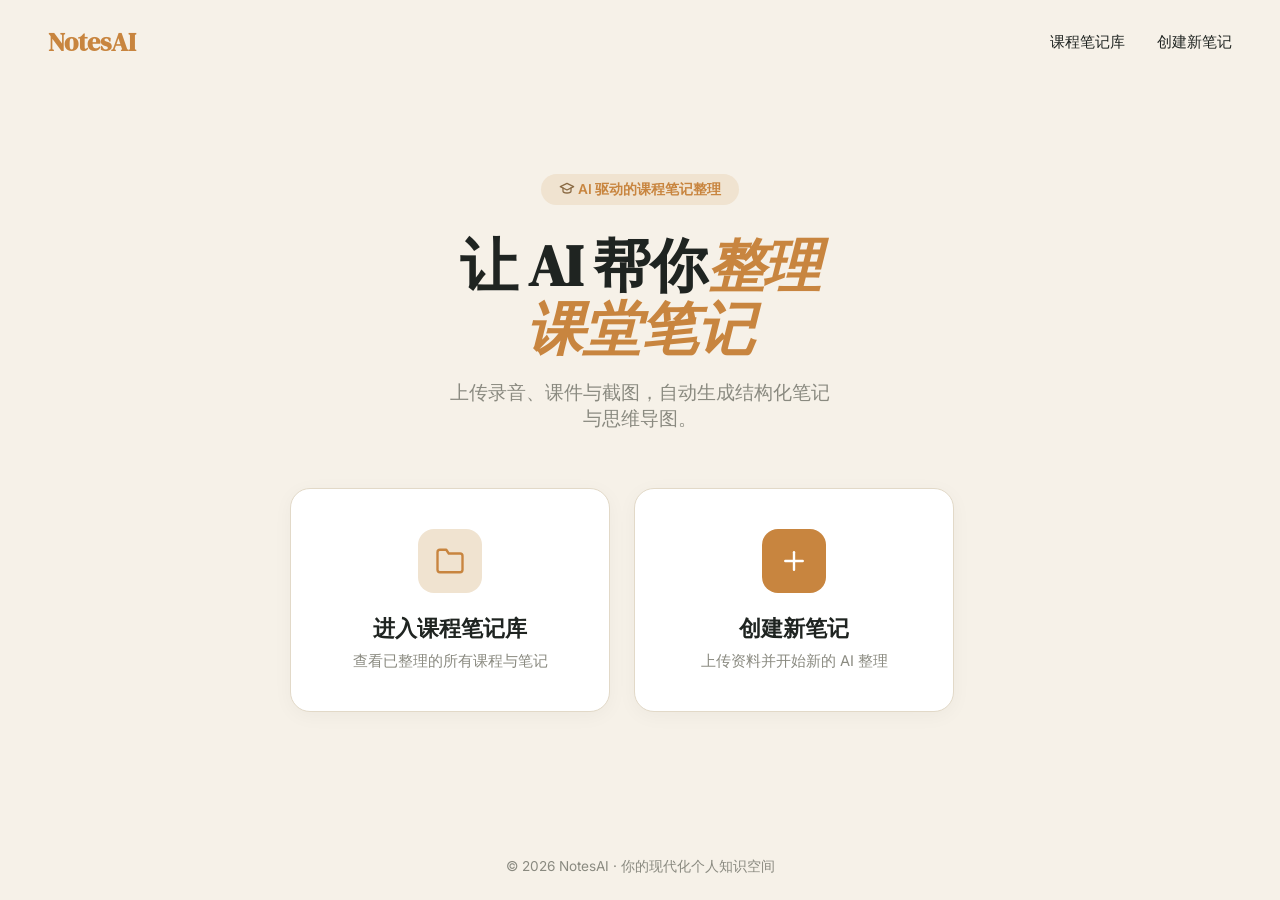
<file: static/home.html>
<!DOCTYPE html>
<html lang="zh-CN">
<head>
    <meta charset="UTF-8">
    <meta name="viewport" content="width=device-width, initial-scale=1.0">
    <title>NotesAI - 课程笔记AI整理平台</title>
    <link rel="preconnect" href="https://fonts.googleapis.com">
    <link rel="preconnect" href="https://fonts.gstatic.com" crossorigin>
    <link href="https://fonts.googleapis.com/css2?family=DM+Serif+Display:ital@0;1&family=Inter:wght@400;500;600;700&display=swap" rel="stylesheet">
    <link rel="stylesheet" href="/static/icons.css">
    <style>
        * { margin: 0; padding: 0; box-sizing: border-box; }

        body {
            font-family: 'Inter', -apple-system, BlinkMacSystemFont, 'Segoe UI', sans-serif;
            background-color: #F6F1E8;
            color: #1F2421;
            min-height: 100vh;
            display: flex;
            flex-direction: column;
        }

        nav {
            padding: 1.5rem 3rem;
            display: flex;
            justify-content: space-between;
            align-items: center;
        }

        .logo {
            font-family: 'DM Serif Display', serif;
            font-size: 1.6rem;
            font-weight: 700;
            color: #C8853F;
        }

        .nav-links { display: flex; gap: 2rem; list-style: none; }
        .nav-links a {
            color: #1F2421; text-decoration: none; font-weight: 500;
            font-size: 0.95rem; transition: color 0.2s;
        }
        .nav-links a:hover { color: #C8853F; }

        /* Hero */
        .hero {
            flex: 1;
            display: flex;
            flex-direction: column;
            align-items: center;
            justify-content: center;
            text-align: center;
            padding: 3rem 2rem 5rem;
        }

        .eyebrow {
            display: inline-block;
            background: #F0E3D0;
            color: #C8853F;
            padding: 0.4rem 1.1rem;
            border-radius: 2rem;
            font-size: 0.85rem;
            font-weight: 600;
            margin-bottom: 1.8rem;
        }

        .hero h1 {
            font-family: 'DM Serif Display', serif;
            font-size: 3.6rem;
            line-height: 1.1;
            letter-spacing: -0.02em;
            margin-bottom: 1.2rem;
            max-width: 14ch;
        }

        .hero h1 .accent { color: #C8853F; font-style: italic; }

        .hero .subtitle {
            font-size: 1.2rem;
            color: #8A8A80;
            max-width: 32ch;
            margin-bottom: 3.5rem;
        }

        /* Entry cards */
        .entries {
            display: grid;
            grid-template-columns: repeat(2, minmax(0, 320px));
            gap: 1.5rem;
            width: 100%;
            max-width: 700px;
        }

        .entry-card {
            background: #FFFFFF;
            border: 1px solid #E2D9C8;
            border-radius: 1.25rem;
            padding: 2.5rem 2rem;
            text-decoration: none;
            color: inherit;
            transition: all 0.25s ease;
            display: flex;
            flex-direction: column;
            align-items: center;
            box-shadow: 0 4px 20px rgba(31, 36, 33, 0.04);
        }

        .entry-card:hover {
            transform: translateY(-4px);
            box-shadow: 0 16px 40px rgba(31, 36, 33, 0.12);
            border-color: #C8853F;
        }

        .entry-icon {
            width: 64px; height: 64px;
            border-radius: 1rem;
            background: #F0E3D0;
            color: #C8853F;
            display: flex; align-items: center; justify-content: center;
            font-size: 1.8rem;
            margin-bottom: 1.3rem;
        }

        .entry-card.primary .entry-icon { background: #C8853F; color: #FFFFFF; }

        .entry-card h3 {
            font-family: 'DM Serif Display', serif;
            font-size: 1.4rem;
            font-weight: 600;
            margin-bottom: 0.5rem;
        }

        .entry-card p { color: #8A8A80; font-size: 0.92rem; }

        footer {
            text-align: center;
            padding: 1.5rem;
            color: #8A8A80;
            font-size: 0.85rem;
        }

        @media (max-width: 720px) {
            .hero h1 { font-size: 2.4rem; }
            .entries { grid-template-columns: 1fr; max-width: 360px; }
            nav { padding: 1.2rem 1.5rem; }
        }
    </style>
</head>
<body>
    <nav>
        <div class="logo">NotesAI</div>
        <ul class="nav-links">
            <li><a href="/library">课程笔记库</a></li>
            <li><a href="/workspace">创建新笔记</a></li>
        </ul>
    </nav>

    <section class="hero">
        <span class="eyebrow with-ic"><span data-icon="grad" data-icon-size="16"></span> AI 驱动的课程笔记整理</span>
        <h1>让 AI 帮你<span class="accent">整理课堂笔记</span></h1>
        <p class="subtitle">上传录音、课件与截图，自动生成结构化笔记与思维导图。</p>

        <div class="entries">
            <a href="/library" class="entry-card">
                <div class="entry-icon" data-icon="folder" data-icon-size="30"></div>
                <h3>进入课程笔记库</h3>
                <p>查看已整理的所有课程与笔记</p>
            </a>
            <a href="/workspace" class="entry-card primary">
                <div class="entry-icon" data-icon="plus" data-icon-size="30"></div>
                <h3>创建新笔记</h3>
                <p>上传资料并开始新的 AI 整理</p>
            </a>
        </div>
    </section>

    <footer>© 2026 NotesAI · 你的现代化个人知识空间</footer>
    <script src="/static/icons.js"></script>
</body>
</html>
</file>
<file: static/icons.css>
/* ===== 统一图标样式（棕色线条）===== */
.ic {
    display: inline-block;
    vertical-align: -0.18em;
    color: #8A6A43;            /* 默认棕色调 */
    flex-shrink: 0;
    stroke-width: 1.9;
}
/* 在彩色/深色背景按钮上使用时继承父级颜色 */
button .ic, a .ic, .icon-btn .ic, .act-btn .ic,
.tab .ic, .content-tab .ic, .file-tab .ic { color: inherit; }

/* 让带图标的行内元素垂直居中 */
.with-ic { display: inline-flex; align-items: center; gap: 0.4em; }
</file>
